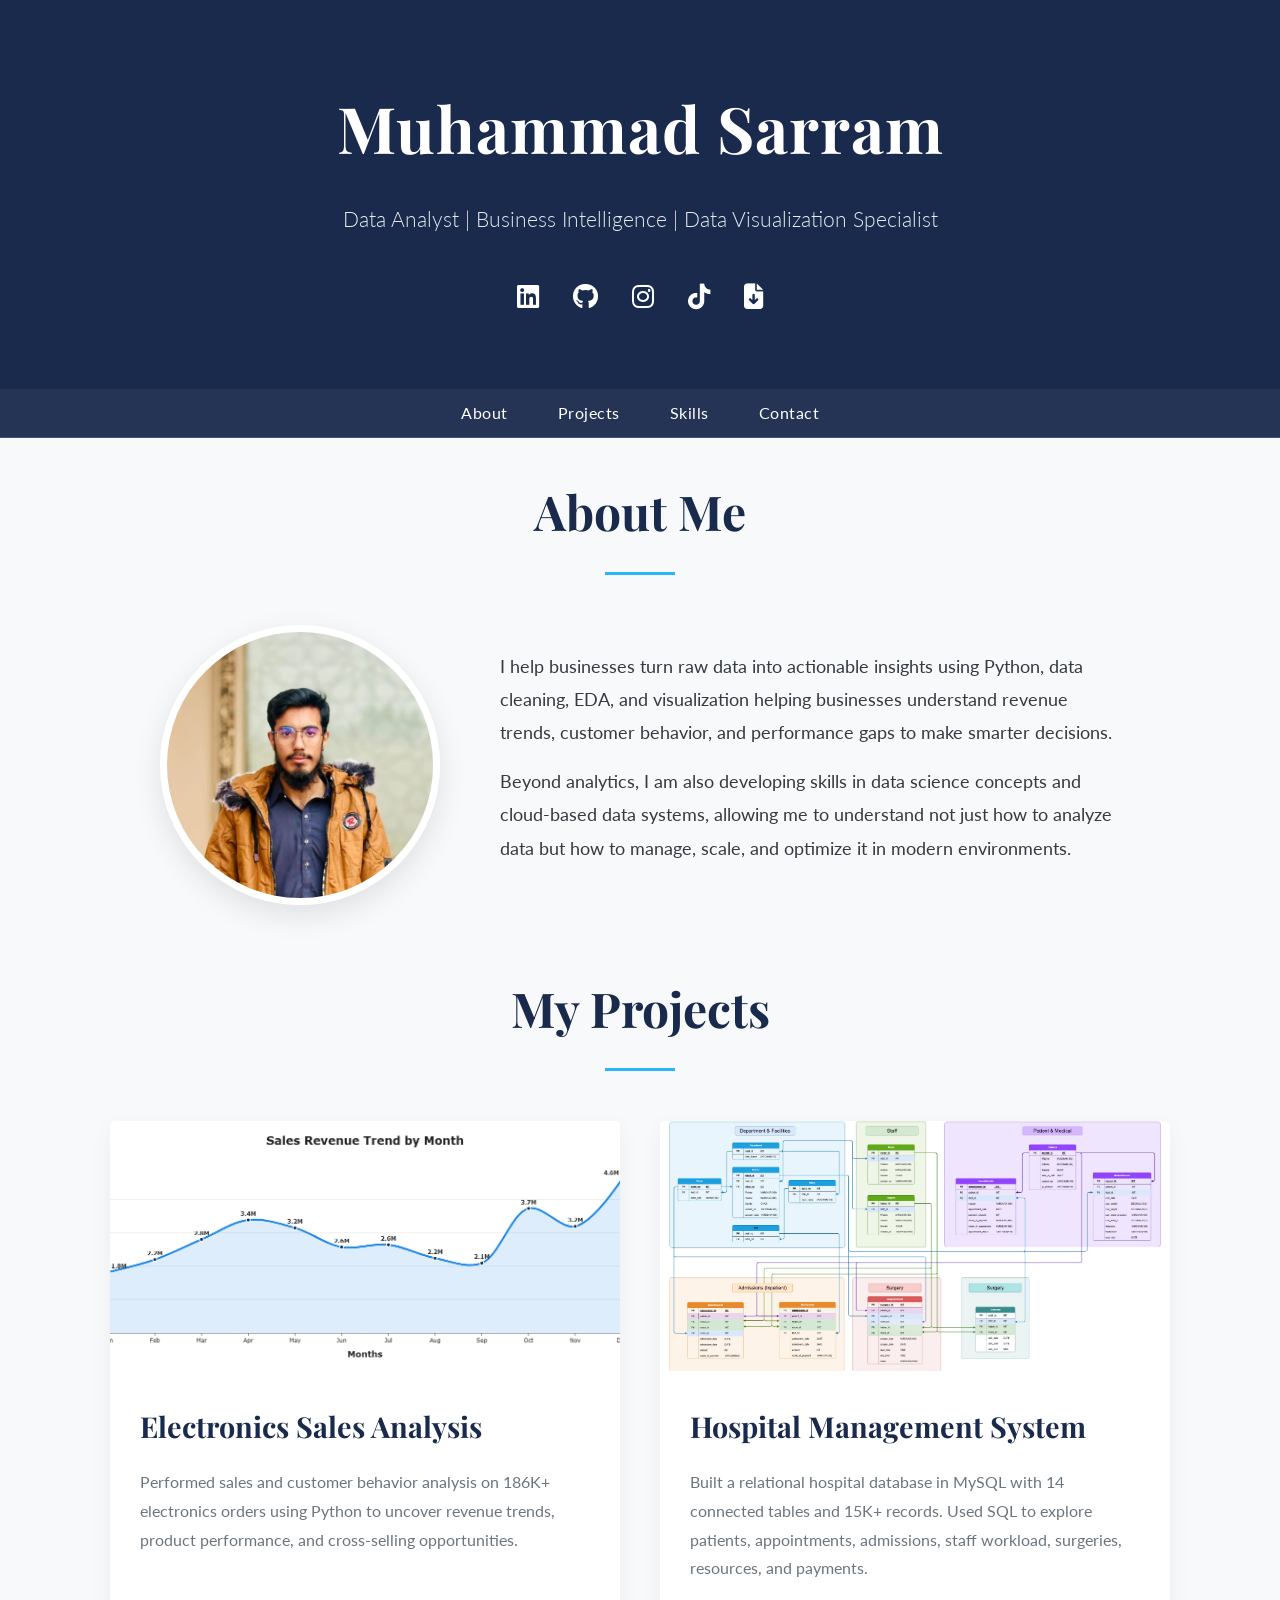
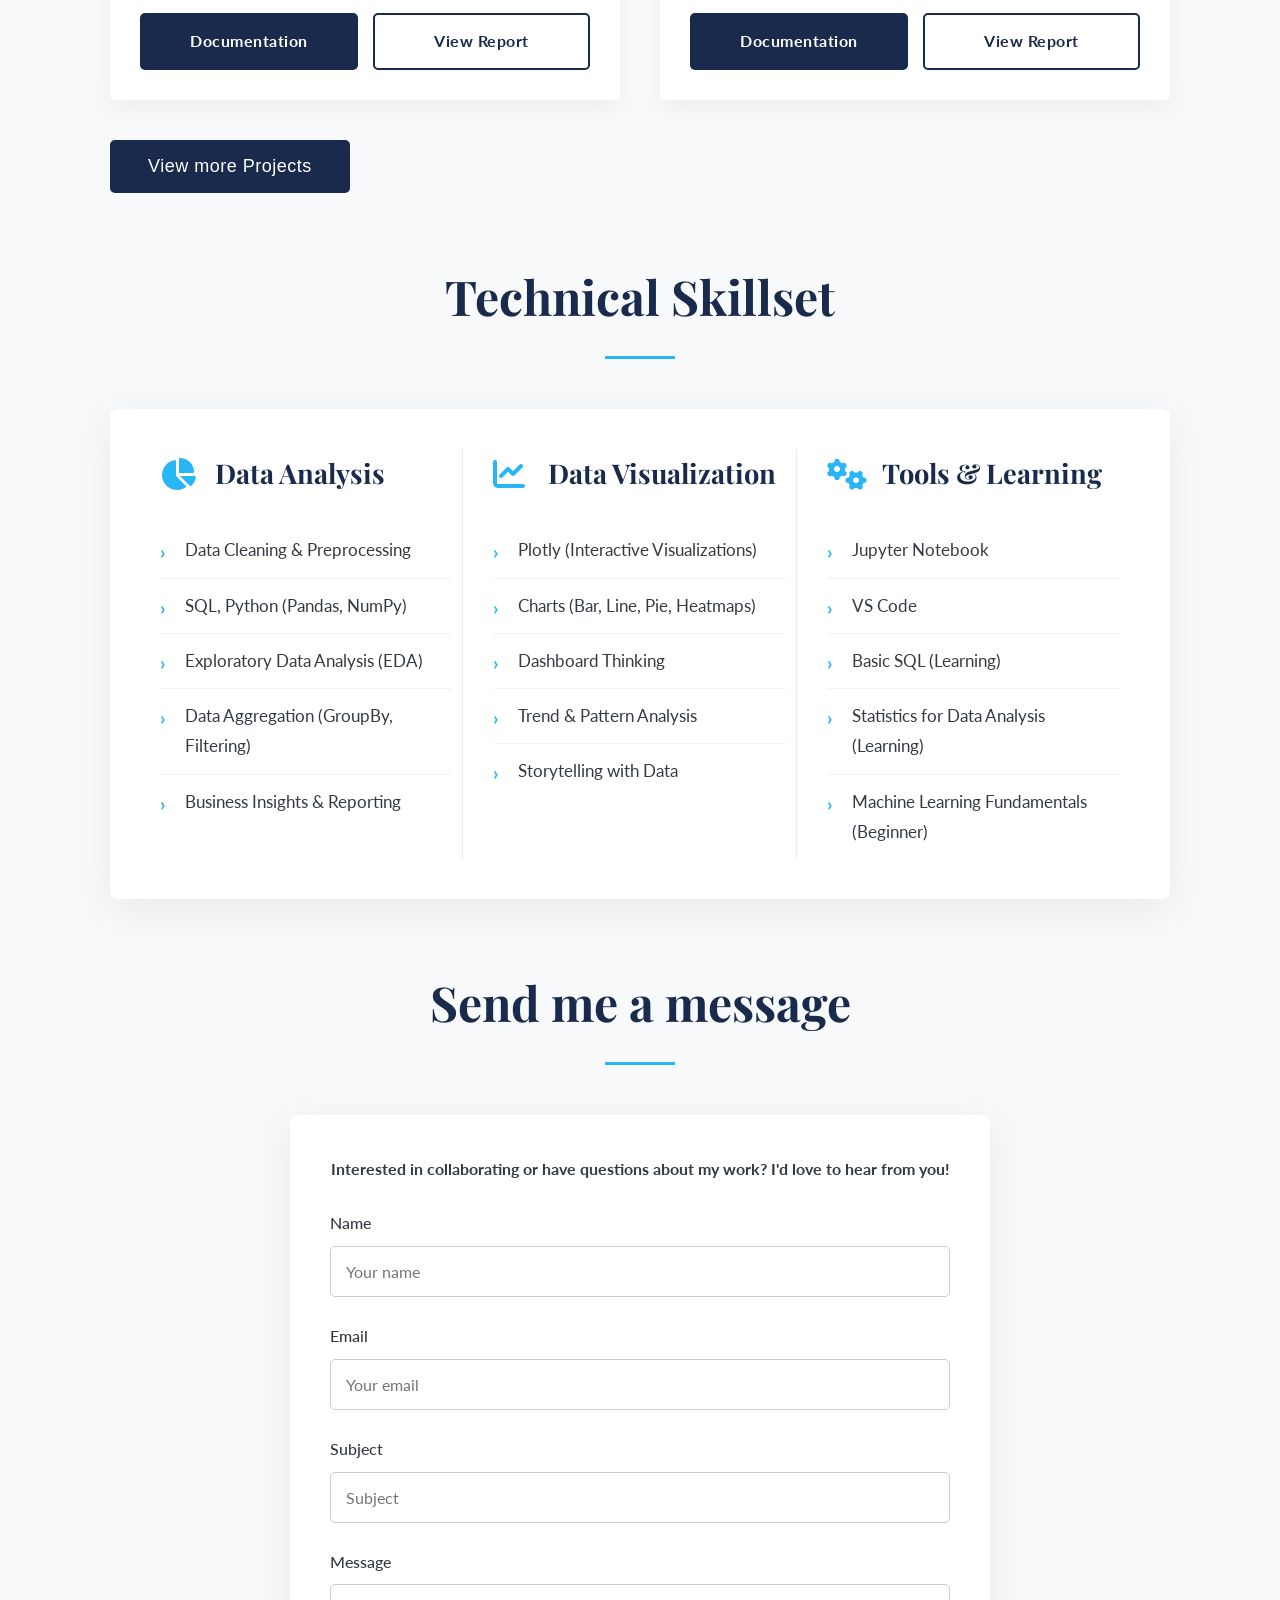
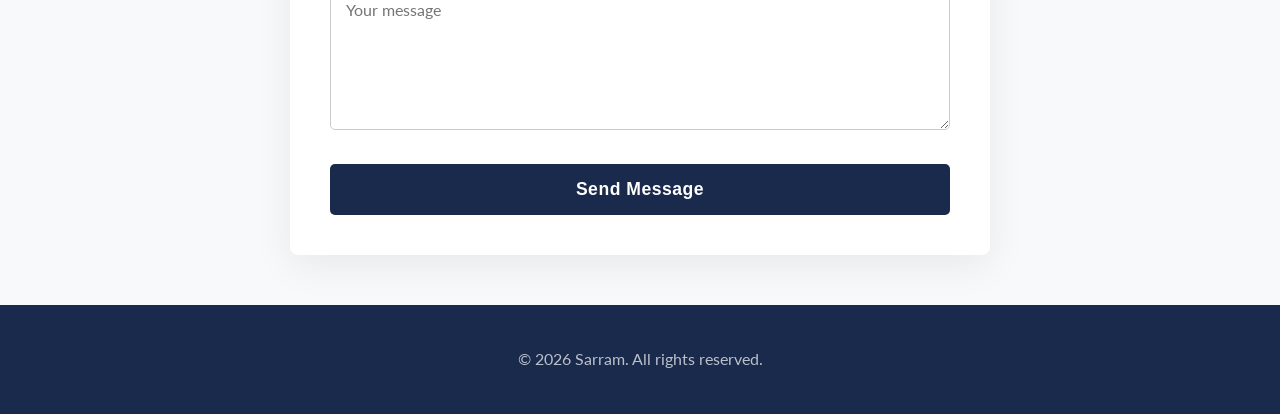
<file: index.html>
<!doctype html>
<html lang="en">

<head>
  <meta charset="UTF-8" />
  <meta name="viewport" content="width=device-width, initial-scale=1.0" />

  <!--💡UPDATE: Change the title to your name-->
  <title>Sarram | Portfolio</title>

  <!--💡UPDATE: Add your favicon here. You can generate one at realfavicongenerator.net-->
  <link rel="icon" type="image/png" href="assets/images/Logo/logo_1.png" />
  <link rel="apple-touch-icon" href="assets/images/Logo/logo_1.png" />

  <!-- Google Fonts for Elegant Typography -->
  <link rel="preconnect" href="https://fonts.googleapis.com" />
  <link rel="preconnect" href="https://fonts.gstatic.com" crossorigin />
  <link
    href="https://fonts.googleapis.com/css2?family=Lato:wght@300;400;700&family=Playfair+Display:wght@500;700&display=swap"
    rel="stylesheet" />

  <!-- Font Awesome for Icons -->
  <link rel="stylesheet" href="https://cdnjs.cloudflare.com/ajax/libs/font-awesome/6.4.2/css/all.min.css" />

  <!-- Your Stylesheet -->
  <link rel="stylesheet" href="assets/css/style.css" />
</head>

<body>
  <!-- HEADER SECTION -->
  <header>
    <div class="container">
      <!--💡UPDATE: Change to your name and title-->
      <h1>Muhammad Sarram</h1>
      <p>Data Analyst | Business Intelligence | Data Visualization Specialist</p>
      <div class="social-links">
        <!--💡UPDATE: Add your social media links and CV file-->
        <a href="https://pk.linkedin.com/in/sarram-ali" target="_blank" title="LinkedIn"><i
            class="fab fa-linkedin"></i></a>
        <a href="https://github.com/sarram-ali" target="_blank" title="GitHub"><i class="fab fa-github"></i></a>
        <a href="https://instagram.com/sarram_here" target="_blank" title="Instagram"><i class="fab fa-instagram"></i>
        </a>
        <a href="https://www.tiktok.com/@sarram_ali" target="_blank" title="TikTok">
          <i class="fab fa-tiktok"></i>
        </a>
        <a href="assets/My_Resume.pdf" download title="Download CV"><i class="fas fa-file-arrow-down"></i></a>
      </div>
    </div>
  </header>

  <!-- NAVIGATION -->
  <nav>
    <div class="container">
      <ul>
        <li><a href="#about">About</a></li>
        <li><a href="#projects">Projects</a></li>
        <li><a href="#skills">Skills</a></li>
        <li><a href="#contact">Contact</a></li>
      </ul>
    </div>
  </nav>

  <!-- ABOUT SECTION -->
  <section id="about" class="section">
    <div class="container">
      <h2>About Me</h2>
      <div class="about-content">
        <!--💡UPDATE: Change the image to your own profile photo in assets/images/-->
        <img src="assets/images/profile.jpeg" alt="Your Name" class="profile-photo" />
        <div class="about-text">
          <!--💡UPDATE: Write your own 'About Me' text here-->
          <p>
            I help businesses turn raw data into actionable insights using
            Python, data cleaning, EDA, and visualization helping businesses
            understand revenue trends, customer behavior, and performance gaps
            to make smarter decisions.
          </p>
          <p>
            Beyond analytics, I am also developing skills in data science
            concepts and cloud-based data systems, allowing me to understand
            not just how to analyze data but how to manage, scale, and
            optimize it in modern environments.
          </p>
        </div>
      </div>
    </div>
  </section>

  <!-- PROJECTS SECTION -->
  <section id="projects" class="section">
    <div class="container">
      <h2>My Projects</h2>
      <div class="projects-grid">
        <!--💡UPDATE: Replace this with your own project. Add as many as you like!-->


        <!-------------------------------------------- Python------------------------------------------------------->
        <!------------- Project 1 ------------->
        <!----------- Electronics Sales Analysis ------------>
        <div class="project-card">
          <img src="/assets/images/Python/P1_EDA.png" alt="Project One Preview" />
          <div class="project-card-content">
            <h3>Electronics Sales Analysis</h3>
            <p>
              Performed sales and customer behavior analysis on 186K+
              electronics orders using Python to uncover revenue trends, product performance, and cross-selling
              opportunities.
            </p>
            <div class="project-buttons">
              <a href="https://github.com/sarram-ali/sales-performance-market-analysis.git" target="_blank"
                class="btn">Documentation</a>
              <a href="https://drive.google.com/file/d/1FdN9NYzbpSfH-GzVmTI7qMgEcLDJRaZ3/view?usp=drive_link"
                target="_blank" class="btn btn-secondary">View Report</a>
            </div>
          </div>
        </div>
        <!-------------------------------------------- Python------------------------------------------------------->


        <!-------------------------------------------- MYSQL------------------------------------------------------->
        <!----------------------- Project 1 -------------------------->
        <!----------- Hospital Management System — SQL Project ------------>

        <div class="project-card" data-category="sql">
          <img src="/assets/images/SQL/P1_SQL.png" alt="Project Six Preview" />
          <div class="project-card-content">
            <h3>Hospital Management System</h3>
            <p>
              Built a relational hospital database in MySQL with 14 connected tables and 15K+ records. Used SQL to
              explore patients, appointments, admissions, staff workload, surgeries, resources, and payments.
            </p>
            <div class="project-buttons">
              <a href="https://github.com/sarram-ali/Hospital-Management-System-SQL-Project.git" target="_blank"
                class="btn">Documentation</a>
              <a href="https://drive.google.com/file/d/1tRxtVuDZuRiOpSYAIC7z1vQKQCt3uxUl/view?usp=drive_link"
                target="_blank" class="btn btn-secondary">View Report</a>
            </div>
          </div>
        </div>
        <!-------------------------------------------- MYSQL------------------------------------------------------->


      </div>

      <div class="view-class">
        <a href="/projects">
          <button class="view">View more Projects</button>
        </a>
      </div>
    </div>
  </section>

  <!-- SKILLS SECTION -->
  <section id="skills" class="section">
    <div class="container">
      <h2>Technical Skillset</h2>
      <div class="skills-table">

        <!-- Column 1: Data Analysis -->
        <div class="skill-column">
          <div class="skill-header">
            <i class="fas fa-chart-pie"></i>
            <h3>Data Analysis</h3>
          </div>
          <ul class="skill-list">
            <li>Data Cleaning & Preprocessing</li>
            <li>SQL, Python (Pandas, NumPy)</li>
            <li>Exploratory Data Analysis (EDA)</li>
            <li>Data Aggregation (GroupBy, Filtering)</li>
            <li>Business Insights & Reporting</li>
          </ul>
        </div>

        <!-- Column 2: Visualization -->
        <div class="skill-column">
          <div class="skill-header">
            <i class="fas fa-chart-line"></i>
            <h3>Data Visualization</h3>
          </div>
          <ul class="skill-list">
            <li>Plotly (Interactive Visualizations)</li>
            <li>Charts (Bar, Line, Pie, Heatmaps)</li>
            <li>Dashboard Thinking</li>
            <li>Trend & Pattern Analysis</li>
            <li>Storytelling with Data</li>
          </ul>
        </div>

        <!-- Column 3: Tools & Learning -->
        <div class="skill-column">
          <div class="skill-header">
            <i class="fas fa-cogs"></i>
            <h3>Tools & Learning</h3>
          </div>
          <ul class="skill-list">
            <li>Jupyter Notebook</li>
            <li>VS Code</li>
            <li>Basic SQL (Learning)</li>
            <li>Statistics for Data Analysis (Learning)</li>
            <li>Machine Learning Fundamentals (Beginner)</li>
          </ul>
        </div>

      </div>
    </div>
  </section>

  <!-- CONTACT FORM SECTION -->
  <section id="contact" class="section">
    <div class="container">
      <h2 class="heading">Send me a message</h2>

      <!--💡UPDATE: Go to formsubmit.co and replace the email with your own-->
      <form action="https://formsubmit.co/muhammadsarramali@gmail.com" method="POST" class="contact-form">
        <!-- IMPORTANT -->
        <input type="hidden" name="_captcha" value="false" />
        <input type="hidden" name="_subject" value="New Portfolio Message" />

        <!-- your fields -->
        <h4 class="subheading">
          Interested in collaborating or have questions about my work? I'd
          love to hear from you!
        </h4>

        <!-- Form Fields -->
        <div class="form-group">
          <label for="name">Name</label>
          <input type="text" name="name" id="name" placeholder="Your name" required />
        </div>
        <div class="form-group">
          <label for="email">Email</label>
          <input type="email" name="email" id="email" placeholder="Your email" required />
        </div>
        <div class="form-group">
          <label for="subject">Subject</label>
          <input type="text" name="subject" id="subject" placeholder="Subject" required />
        </div>
        <div class="form-group">
          <label for="message">Message</label>
          <textarea name="message" id="message" rows="6" placeholder="Your message" required></textarea>
        </div>

        <!-- Submit Button -->
        <button type="submit" class="btn">Send Message</button>
      </form>
    </div>
  </section>

  <!-- FOOTER -->
  <footer>
    <div class="container">
      <!--💡UPDATE: Change the year and your name-->
      <p>&copy; 2026 Sarram. All rights reserved.</p>
    </div>
  </footer>

  <script src="script.js"></script>
  <script src="assets/js/main.js"></script>
</body>

</html>
</file>
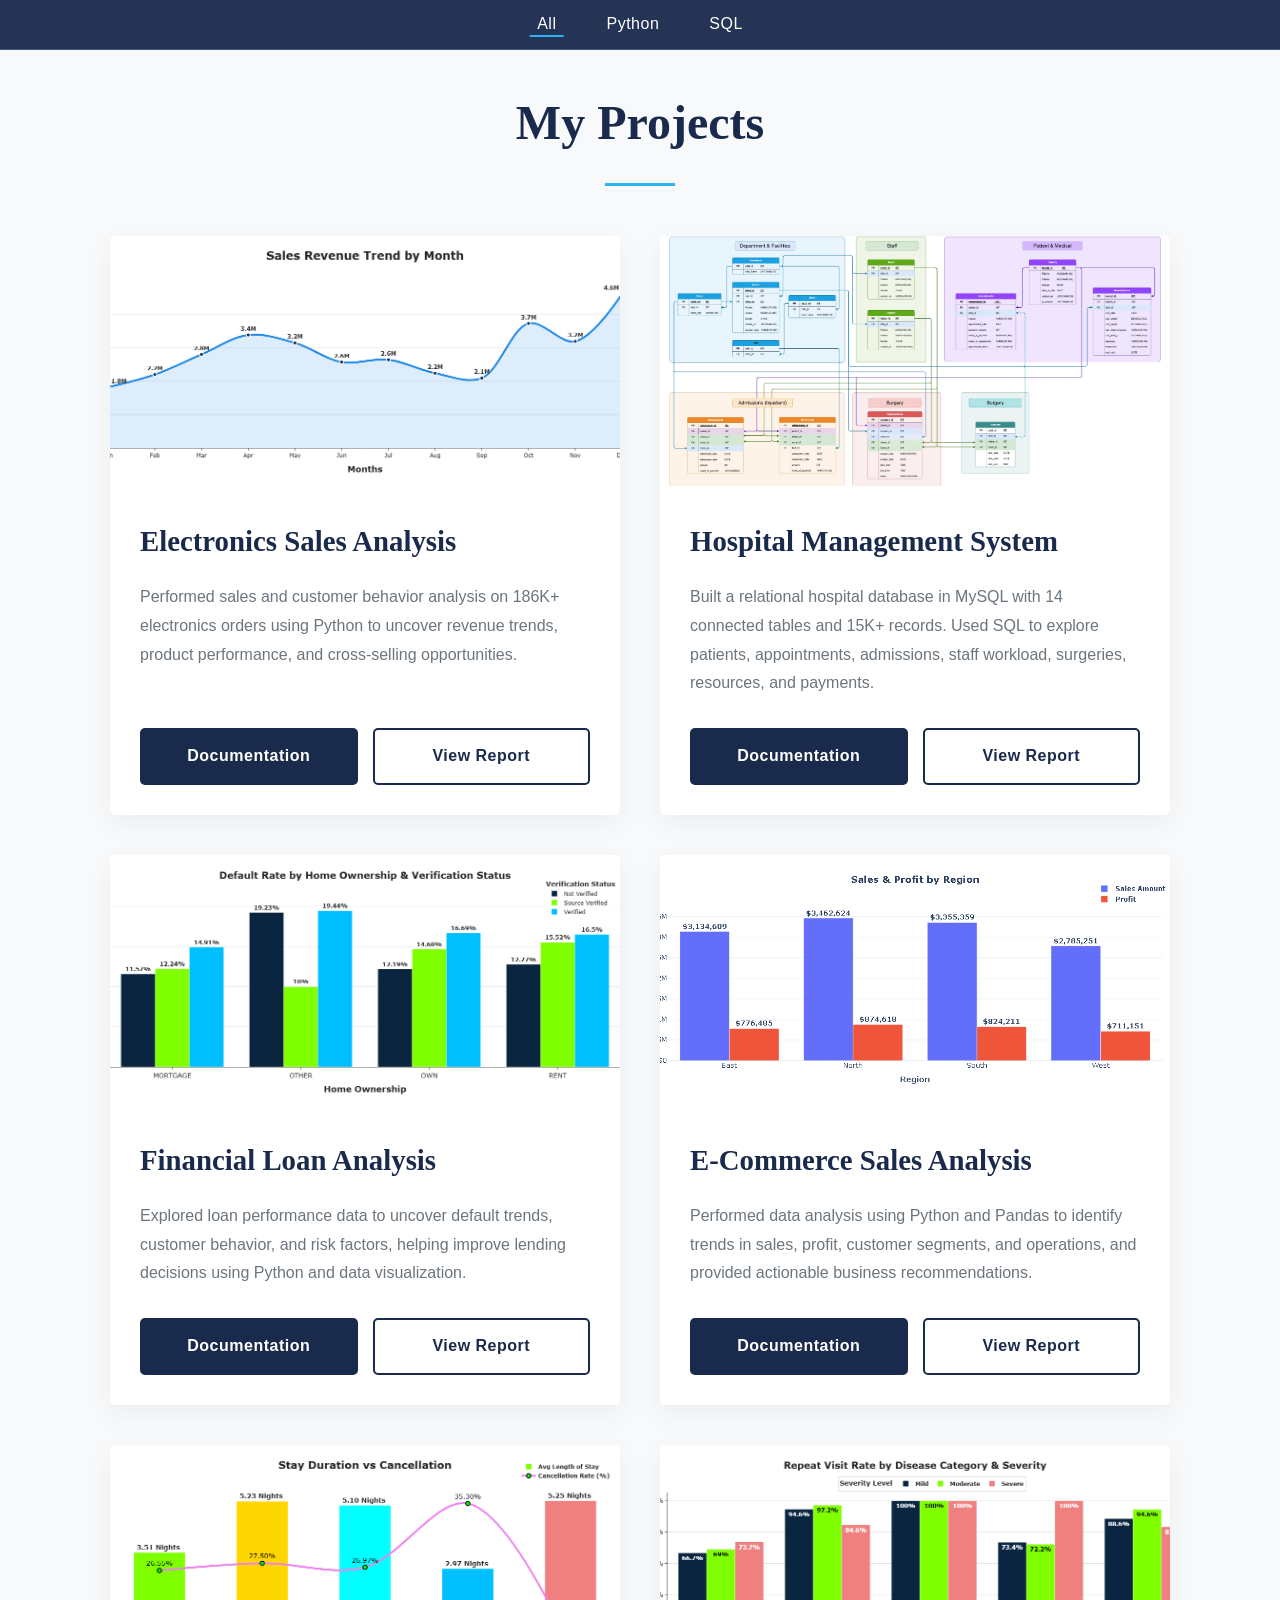
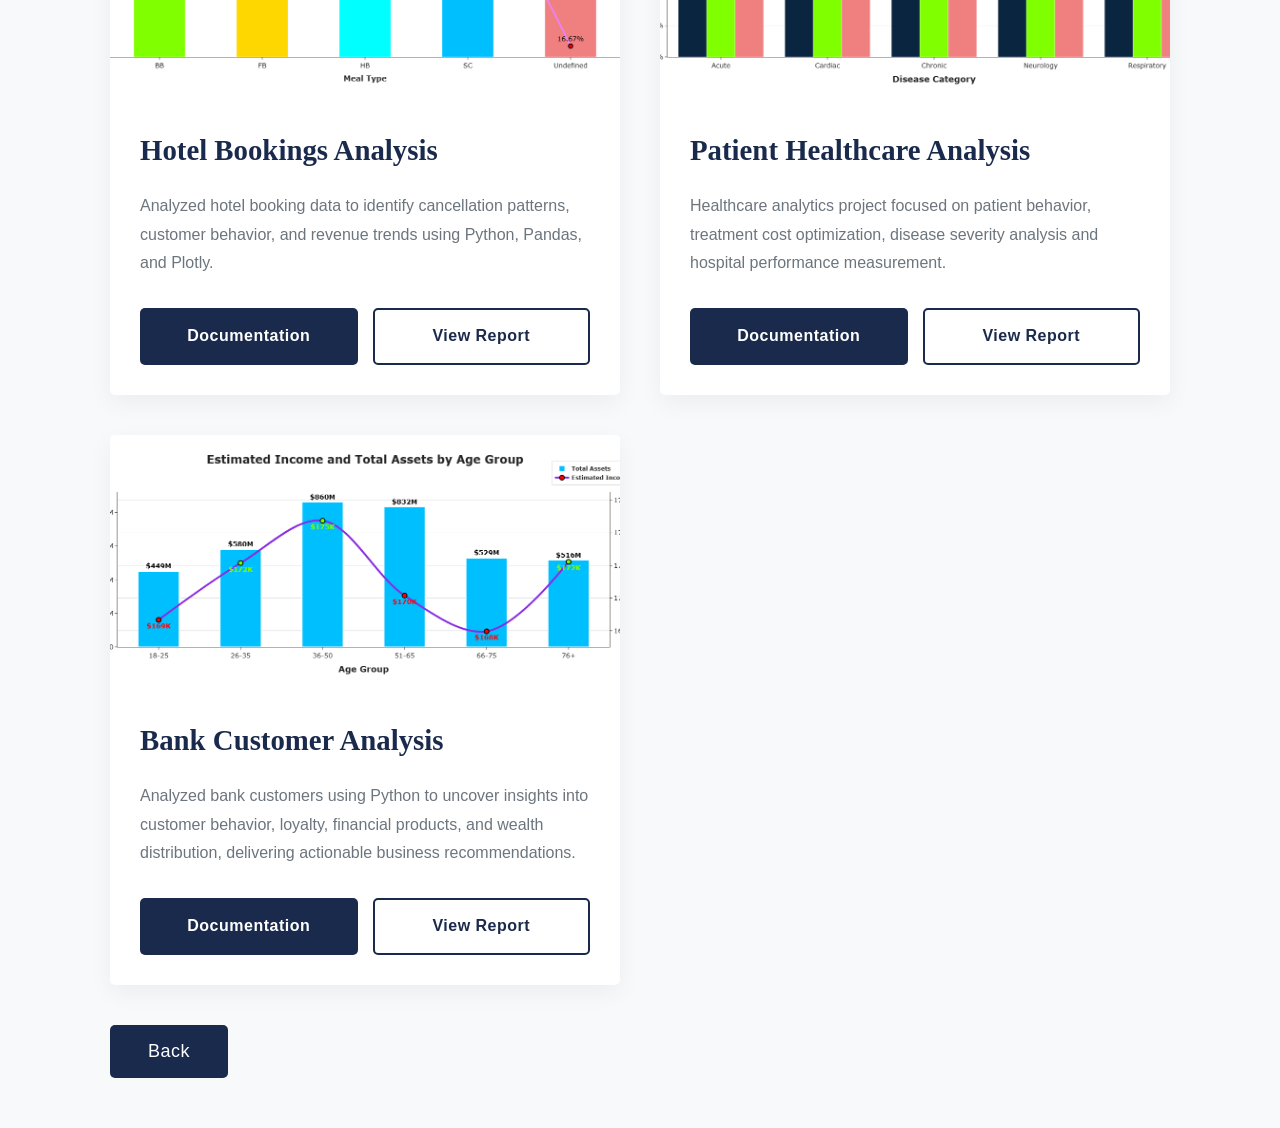
<file: projects/index.html>
<!DOCTYPE html>
<html lang="en">

<head>
  <meta charset="UTF-8">
  <meta name="viewport" content="width=device-width, initial-scale=1.0">
  <title>Projects</title>
  <link rel="stylesheet" href="/assets/css/style.css" />

  <link rel="icon" type="image/png" href="../assets/images/Logo/logo_2.png" />
  <link rel="apple-touch-icon" href="../assets/images/Logo/logo_2.png" />


</head>

<body>
  <nav>
    <div class="container">
      <ul>
        <li><a href="#all" class="filter-btn" data-filter="all">All</a></li>
        <li><a href="#python" class="filter-btn" data-filter="python">Python</a></li>
        <li><a href="#sql" class="filter-btn" data-filter="sql">SQL</a></li>
      </ul>
    </div>
  </nav>
  <!-- PROJECTS SECTION -->
  <section id="projects" class="section">
    <div class="container">
      <h2>My Projects</h2>
      <div class="projects-grid">
        <!--💡UPDATE: Replace this with your own project. Add as many as you like!-->


        <!------------------------------------------- Python------------------------------------------------------->

        <!------------- Project 1 ------------->
        <!----------- Electronics Sales Analysis ------------>
        <div class="project-card" data-category="python">
          <img src="/assets/images/Python/P1_EDA.png" alt="Project One Preview" />
          <div class="project-card-content">
            <h3>Electronics Sales Analysis</h3>
            <p>
              Performed sales and customer behavior analysis on 186K+
              electronics orders using Python to uncover revenue trends, product performance, and cross-selling
              opportunities.
            </p>
            <div class="project-buttons">
              <a href="https://github.com/sarram-ali/sales-performance-market-analysis.git" target="_blank"
                class="btn">Documentation</a>
              <a href="https://drive.google.com/file/d/1FdN9NYzbpSfH-GzVmTI7qMgEcLDJRaZ3/view?usp=drive_link"
                target="_blank" class="btn btn-secondary">View Report</a>
            </div>
          </div>
        </div>
        <!------------------------------------------- Python------------------------------------------------------->

        <!-------------------------------------------- MYSQL------------------------------------------------------->
        <!----------------------- Project 1 -------------------------->
        <!----------- Hospital Management System — SQL Project ------------>

        <div class="project-card" data-category="sql">
          <img src="/assets/images/SQL/P1_SQL.png" alt="Project Six Preview" />
          <div class="project-card-content">
            <h3>Hospital Management System</h3>
            <p>
              Built a relational hospital database in MySQL with 14 connected tables and 15K+ records. Used SQL to
              explore patients, appointments, admissions, staff workload, surgeries, resources, and payments.
            </p>
            <div class="project-buttons">
              <a href="https://github.com/sarram-ali/Hospital-Management-System-SQL-Project.git" target="_blank"
                class="btn">Documentation</a>
              <a href="https://drive.google.com/file/d/1tRxtVuDZuRiOpSYAIC7z1vQKQCt3uxUl/view?usp=drive_link"
                target="_blank" class="btn btn-secondary">View Report</a>
            </div>
          </div>
        </div>
        <!-------------------------------------------- MYSQL------------------------------------------------------->


        <!------------- Project 2 -------------->
        <!---------- Financial Loan Analysis------------>
        <div class="project-card" data-category="python">
          <img src="/assets/images/Python/P2_EDA.png" alt="Project Second Preview" />
          <div class="project-card-content">
            <h3>Financial Loan Analysis</h3>
            <p>
              Explored loan performance data to uncover default trends,
              customer behavior, and risk factors,
              helping improve lending decisions using Python and data visualization.
            </p>
            <div class="project-buttons">
              <a href="https://github.com/sarram-ali/financial-loan-analysis.git" target="_blank"
                class="btn">Documentation</a>
              <a href="https://drive.google.com/file/d/1HNMiiydXIMkki0bUNgcPFUeDX0tS_B5l/view?usp=drive_link"
                target="_blank" class="btn btn-secondary">View Report</a>
            </div>
          </div>
        </div>

        <!------------- Project 3 --------------->
        <!--------- E-Commerce Sales Analysis ------------>
        <div class="project-card" data-category="python">
          <!--💡UPDATE: Add a preview image of your project to assets/images/ -->
          <img src="/assets/images/Python/P3_EDA.png" alt="Project Three Preview" />
          <div class="project-card-content">
            <h3>E-Commerce Sales Analysis</h3>
            <p>
              Performed data analysis using Python and Pandas to identify
              trends in sales, profit, customer segments, and operations, and
              provided actionable business recommendations.
            </p>

            <div class="project-buttons">
              <!--💡UPDATE: Add link to your project's code/documentation on GitHub-->
              <a href="https://github.com/sarram-ali/ecommerce-sales-analysis.git" target="_blank"
                class="btn">Documentation</a>
              <!--💡UPDATE: Add link to your live dashboard (e.g., Power BI, Tableau Public)-->
              <a href="https://drive.google.com/file/d/10DOFO9S0XBtn5GTSw3HUW9kCePoATk-b/view?usp=sharing"
                target="_blank" class="btn btn-secondary">View Report</a>
            </div>
          </div>
        </div>

        <!------------- Project 4 --------------->
        <!---------- Hotel Bookings Analysis ------------>
        <div class="project-card" data-category="python">
          <img src="/assets/images/Python/P4_EDA.png" alt="Project Four Preview" />
          <div class="project-card-content">
            <h3>Hotel Bookings Analysis</h3>
            <p>
              Analyzed hotel booking data to identify cancellation patterns,
              customer behavior, and revenue trends using Python, Pandas, and
              Plotly.
            </p>
            <div class="project-buttons">
              <a href="https://github.com/sarram-ali/hotel-booking-analysis.git" target="_blank"
                class="btn">Documentation</a>
              <a href="https://drive.google.com/file/d/1Vr1j5KRc9-O9e2VEmy2-HNTVS_tp5kAM/view?usp=drive_link"
                target="_blank" class="btn btn-secondary">View Report</a>
            </div>
          </div>
        </div>

        <!------------ Project 5 ---------------->
        <!---------- Patient Healthcare Analysis ------------>
        <div class="project-card" data-category="python">
          <img src="/assets/images/Python/P5_EDA.png" alt="Project Five Preview" />
          <div class="project-card-content">
            <h3>Patient Healthcare Analysis</h3>
            <p>
              Healthcare analytics project focused on patient behavior, treatment cost optimization, disease
              severity analysis and hospital performance measurement.
            </p>
            <div class="project-buttons">
              <a href="https://github.com/sarram-ali/patient-healthcare-analysis.git" target="_blank"
                class="btn">Documentation</a>
              <a href="https://drive.google.com/file/d/1hBBoOTtfuq4MvgSPAYIsjpzk5iJeFX1u/view?usp=drive_link"
                target="_blank" class="btn btn-secondary">View Report</a>
            </div>
          </div>
        </div>

        <!------------ Project 6 ---------------->
        <!---------- Bank Customer Analysis------------>
        <div class="project-card" data-category="python">
          <img src="/assets/images/Python/P6_EDA.png" alt="Project Six Preview" />
          <div class="project-card-content">
            <h3>Bank Customer Analysis</h3>
            <p>
              Analyzed bank customers using Python to uncover insights into customer behavior,
              loyalty, financial products, and wealth distribution, delivering actionable business recommendations.
            </p>
            <div class="project-buttons">
              <a href="https://github.com/sarram-ali/bank-customer-analysis.git" target="_blank"
                class="btn">Documentation</a>
              <a href="https://drive.google.com/file/d/1oncHa081uPfHQM3sShHEPrBoP9EJHagI/view?usp=drive_link"
                target="_blank" class="btn btn-secondary">View Report</a>
            </div>
          </div>
        </div>

        <!------------------------------------------- Python------------------------------------------------------->



        <!-------------------------------------------- MYSQL------------------------------------------------------->
        <!----------------------- Project 2 -------------------------->
        <!---------- Name ------------>

        <!-------------------------------------------- MYSQL------------------------------------------------------->




        <!-------------------------------------------- MYSQL------------------------------------------------------->
        <!----------------------- Project 3 -------------------------->
        <!---------- Name ------------>

        <!-------------------------------------------- MYSQL------------------------------------------------------->




        <!----------------------- Project 4 -------------------------->
        <!---------- Name ------------>

      </div>
      <div class="view-class1">
        <a href="/">
          <button class="view">Back</button>
        </a>
      </div>

    </div>
  </section>
</body>

<script>
  document.addEventListener("DOMContentLoaded", function () {

    const filterButtons = document.querySelectorAll(".filter-btn");
    const projects = document.querySelectorAll(".project-card");
    const projectsGrid = document.querySelector(".projects-grid");
    // All is selected by default
    document.querySelector('[data-filter="all"]').classList.add("active");

    // Create the "no projects" message
    const noProjectsMessage = document.createElement("div");
    noProjectsMessage.className = "no-projects";
    noProjectsMessage.style.display = "none";
    projectsGrid.appendChild(noProjectsMessage);

    filterButtons.forEach(function (button) {

      button.addEventListener("click", function (event) {

        event.preventDefault();

        const filter = this.dataset.filter;
        // Remove active from all buttons
        filterButtons.forEach(function (btn) {
          btn.classList.remove("active");
        });

        // Add active to the clicked button
        this.classList.add("active");
        let visibleProjects = 0;

        projects.forEach(function (project) {

          const category = project.dataset.category;

          if (filter === "all" || category === filter) {
            project.style.display = "";
            visibleProjects++;
          } else {
            project.style.display = "none";
          }

        });

        // Show message if there are no projects
        if (visibleProjects === 0) {
          noProjectsMessage.textContent =
            filter === "python"
              ? "No Python projects yet."
              : "No SQL projects yet.";

          noProjectsMessage.style.display = "flex";
        } else {
          noProjectsMessage.style.display = "none";
        }

      });

    });

  });
</script>

</body>

</html>
</file>
<file: assets/css/style.css>
/* --- 1. Variables (Modern Tech Palette) --- */
:root {
    /* This template uses a professional "Modern Tech" color scheme. */
    --primary-color: #1A2A4C;   /* Midnight Blue */
    --secondary-color: #3D5A80; /* Slate Blue */
    --accent-color: #29B6F6;    /* Vivid Sky Blue */

    /* --- Shared Variables (These usually don't need to change) --- */
    --light-bg-color: #F8F9FA;
    --white-color: #ffffff;
    --dark-text-color: #343A40;
    --light-text-color: #6c757d;
    --card-bg-color: #ffffff;
    
    /* Fonts */
    --font-heading: 'Playfair Display', serif;
    --font-body: 'Lato', sans-serif;
}

/* --- 2. Base & Reset Styles --- */
* {
    margin: 0;
    padding: 0;
    box-sizing: border-box;
}

html {
    scroll-behavior: smooth;
}

body {
    font-family: var(--font-body);
    font-weight: 400;
    line-height: 1.8;
    background-color: var(--light-bg-color);
    color: var(--dark-text-color);
}

.container {
    width: 90%;
    max-width: 1100px;
    margin: 0 auto;
    padding: 0 20px;
}

a {
    text-decoration: none;
    color: var(--accent-color);
    transition: all 0.3s ease-in-out;
}

a:hover {
    opacity: 0.8;
}

img {
    max-width: 100%;
    height: auto;
}

/* --- 3. Header --- */
header {
    background: var(--primary-color);
    color: var(--white-color);
    padding: 70px 0;
    text-align: center;
}

header h1 {
    font-family: var(--font-heading);
    font-size: 4rem;
    font-weight: 700;
    margin-bottom: 15px;
    letter-spacing: 1px;
}

header p {
    font-size: 1.3rem;
    font-weight: 300;
    opacity: 0.9;
    margin-bottom: 35px;
}

/* --- 3.5 Social Icons --- */
.social-links a {
    color: var(--white-color);
    font-size: 1.6rem;
    margin: 0 15px;
    transition: transform 0.3s ease, color 0.3s ease;
    display: inline-block;
}

.social-links a:hover {
    color: var(--accent-color);
    transform: translateY(-3px);
}

/* --- 4. Navigation --- */
/* --- 4. Navigation --- */

nav {
    background-color: rgba(26, 42, 76, 0.95);
    backdrop-filter: blur(5px);
    position: sticky;
    top: 0;
    z-index: 1000;
    border-bottom: 1px solid var(--secondary-color);
}

nav ul {
    display: flex;
    justify-content: center;
    list-style: none;
    padding: 10px 0;
}

nav ul li a {
    color: var(--white-color);
    font-weight: 400;
    padding: 15px 25px;
    font-size: 1rem;
    letter-spacing: 0.5px;
    position: relative;
}

/* Blue line */
nav ul li a::after {
    content: '';
    position: absolute;
    bottom: 10px;
    left: 50%;
    transform: translateX(-50%);
    width: 0;
    height: 2px;
    background-color: var(--accent-color);
    transition: width 0.3s ease;
}

/* Show line when link is active */
nav ul li a.active::after {
    width: 50%;
}

/* Optional: also show it when hovering */
nav ul li a:hover::after {
    width: 50%;
}
/* --- 5. Sections --- */
.section {
    padding: 30px 0;
}

.section h2 {
    text-align: center;
    font-family: var(--font-heading);
    font-size: 3rem;
    font-weight: 700;
    margin-bottom: 70px;
    position: relative;
    color: var(--primary-color);
}

.section h2::after {
    content: '';
    position: absolute;
    bottom: -20px;
    left: 50%;
    transform: translateX(-50%);
    width: 70px;
    height: 3px;
    background: var(--accent-color);
}

/* --- 5.1 About Section --- */
.about-content {
    display: flex;
    align-items: center;
    gap: 60px;
    max-width: 960px;
    margin: 0 auto;
    text-align: left;
}

.profile-photo {
    width: 280px;
    height: 280px;
    border-radius: 50%;
    object-fit: cover;
    border: 7px solid var(--white-color);
    box-shadow: 0 10px 30px rgba(0, 0, 0, 0.1);
}

.about-text {
    flex: 1;
}

.about-text p {
    font-size: 1.1rem;
    margin-bottom: 15px;
    line-height: 1.9;
}

/* --- 5.5 Project Cards --- */
.projects-grid {
    display: grid;
    grid-template-columns: repeat(2, 1fr);
    gap: 40px;
}

.project-card {
    background: var(--card-bg-color);
    border-radius: 5px;
    overflow: hidden;
    box-shadow: 0 8px 25px rgba(0, 0, 0, 0.05);
    transition: transform 0.4s ease, box-shadow 0.4s ease;
    display: flex;
    flex-direction: column;
}

.project-card:hover {
    transform: translateY(-12px);
    box-shadow: 0 20px 40px rgba(0, 0, 0, 0.1);
}

.project-card img {
    width: 1000%;
    height: 250px;
    object-fit: cover;
}


.project-card-content {
    padding: 30px;
    flex-grow: 1;
    display: flex;
    flex-direction: column;
}

.project-card-content h3 {
    font-family: var(--font-heading);
    font-size: 1.8rem;
    margin-bottom: 15px;
    color: var(--primary-color);
}

.project-card-content p {
    color: var(--light-text-color);
    margin-bottom: 30px;
    flex-grow: 1;
}

.project-buttons {
    display: flex;
    gap: 15px;
    margin-top: auto;
}

.btn {
    display: inline-block;
    background: var(--primary-color);
    color: var(--white-color);
    padding: 12px 20px;
    border-radius: 5px;
    font-weight: 700;
    text-align: center;
    transition: all 0.3s ease;
    flex: 1;
    letter-spacing: 0.5px;
    border: 2px solid transparent;
}

.view-class{
display: flex;
width: fit-content;
margin-top: 40px;
justify-self: center;
}

.view-class1{
display: flex;
width: fit-content;
margin-top: 40px;
justify-self: center;
margin-bottom: 20px;
}

.view{
    width: fit-content;
    display: inline-block;
    background: var(--primary-color);
    color: var(--white-color);
    padding: 14px 36px;
    border-radius: 5px;
    font-size: 18px;
    text-align: center;
    transition: all 0.3s ease;
    flex: 1;
    letter-spacing: 0.5px;
    border: 2px solid transparent;
}


.view:hover {
    cursor: pointer;
    background: var(--accent-color);
    color: var(--white-color);
    transform: translateY(-2px);
}

.btn:hover {
    background: var(--accent-color);
    color: var(--white-color);
    transform: translateY(-2px);
}

.btn-secondary {
    background: transparent;
    color: var(--primary-color);
    border: 2px solid var(--primary-color);
}

.btn-secondary:hover {
    background: var(--primary-color);
    color: var(--white-color);
}


/* --- 6. Tabular Skills Section --- */
#skills .container {
    max-width: 1100px;
}

.skills-table {
    display: grid;
    grid-template-columns: repeat(3, 1fr);
    gap: 20px;
    margin-top: 50px;
    background-color: var(--card-bg-color);
    padding: 40px;
    border-radius: 8px;
    box-shadow: 0 10px 40px rgba(0, 0, 0, 0.07);
}

.skill-column {
    padding: 0 10px;
}

.skill-column:not(:last-child) {
    border-right: 1px solid #e9ecef;
}

.skill-header {
    display: flex;
    align-items: center;
    margin-bottom: 25px;
}

.skill-header i {
    font-size: 2rem;
    color: var(--accent-color);
    margin-right: 15px;
    width: 40px;
}

.skill-header h3 {
    font-family: var(--font-heading);
    font-size: 1.7rem;
    color: var(--primary-color);
}

.skill-list {
    list-style: none;
    padding-left: 0;
}

.skill-list li {
    padding: 12px 0;
    font-size: 1.05rem;
    color: var(--dark-text-color);
    border-bottom: 1px solid #f1f3f5;
    position: relative;
    padding-left: 25px;
}

.skill-list li::before {
    content: '›';
    position: absolute;
    left: 0;
    top: 12px;
    color: var(--accent-color);
    font-weight: 700;
    font-size: 1.2rem;
}

.skill-list li:last-child {
    border-bottom: none;
}

/* --- 7. Contact Form --- */
#contact .container {
    max-width: 800px;
}

.contact-form {
    max-width: 700px;
    margin: 0 auto;
    background: var(--card-bg-color);
    padding: 40px;
    border-radius: 8px;
    box-shadow: 0 10px 40px rgba(0, 0, 0, 0.07);
}

.form-group {
    margin-bottom: 25px;
    margin-top: 25px;
}
.subheading{
    text-align: center;
}

.contact-form label {
    display: block;
    margin-bottom: 8px;
    font-weight: 500;
    font-size: 1rem;
    color: var(--dark-text-color);
}

.contact-form input,
.contact-form textarea {
    width: 100%;
    padding: 15px;
    border: 1px solid #ccc;
    border-radius: 5px;
    font-family: var(--font-body);
    font-size: 1rem;
    transition: border-color 0.3s ease, box-shadow 0.3s ease;
}

.contact-form input:focus,
.contact-form textarea:focus {
    outline: none;
    border-color: var(--accent-color);
    box-shadow: 0 0 0 3px rgba(41, 182, 246, 0.25); /* Adjusted for new accent color */
}

.no-projects {
    grid-column: 1 / -1;
    width: 100%;
    min-height: 180px;
    border: 1px solid #444;
    border-radius: 12px;
    display: flex;
    align-items: center;
    justify-content: center;
    font-size: 20px;
    font-weight: 600;
    margin-top: 20px;
    box-sizing: border-box;
}

.contact-form button.btn {
    width: 100%;
    padding: 15px;
    font-size: 1.1rem;
    font-weight: 700;
    letter-spacing: 0.5px;
    border: none;
    cursor: pointer;
}

/* --- 8. Footer --- */
footer {
    background: var(--primary-color);
    color: var(--white-color);
    text-align: center;
    padding: 40px 0;
    margin-top: 20px;
}

footer p {
    opacity: 0.7;
}

/* --- 9. Responsive Design --- */
@media (max-width: 992px) {
    .skills-table {
        grid-template-columns: 1fr 1fr;
    }
    .skill-column:nth-child(2) {
        border-right: none;
    }
}

@media (max-width: 768px) {
    header h1 {
        font-size: 2.8rem;
    }
    
    .about-content {
        flex-direction: column;
        text-align: center;
    }

    #projects .container {
        padding: 0 5px; 
    }

    .projects-grid {
        grid-template-columns: repeat(2, 1fr);
    }

    .skills-table {
        grid-template-columns: 1fr;
        padding: 20px;
        gap: 40px;
    }

    .skill-column:not(:last-child) {
        border-right: none;
        border-bottom: 1px solid #e9ecef;
        padding-bottom: 30px;
    }
}

@media (max-width: 768px) {
    .projects-grid {
        grid-template-columns: 1fr;
    }
    .section h2{
    font-size: 40px;
    margin-bottom: 50px;
    }
    .section{
        padding-top: 0px;
    }
}
@media (max-width: 1068px) {
   .btn {
    padding: 4px 6px;
}
.project-buttons {
    display: flex;
    flex-direction: column;
    gap: 8px;
    width: fit-content;
 margin: auto;
}
.view{
    width: fit-content;
    display: inline-block;
    background: var(--primary-color);
    color: var(--white-color);
    padding: 8px 20px;
    border-radius: 5px;
    font-size: 18px;
    text-align: center;
    transition: all 0.3s ease;
    flex: 1;
    letter-spacing: 0.5px;
    border: 2px solid transparent;
}
}
</file>
